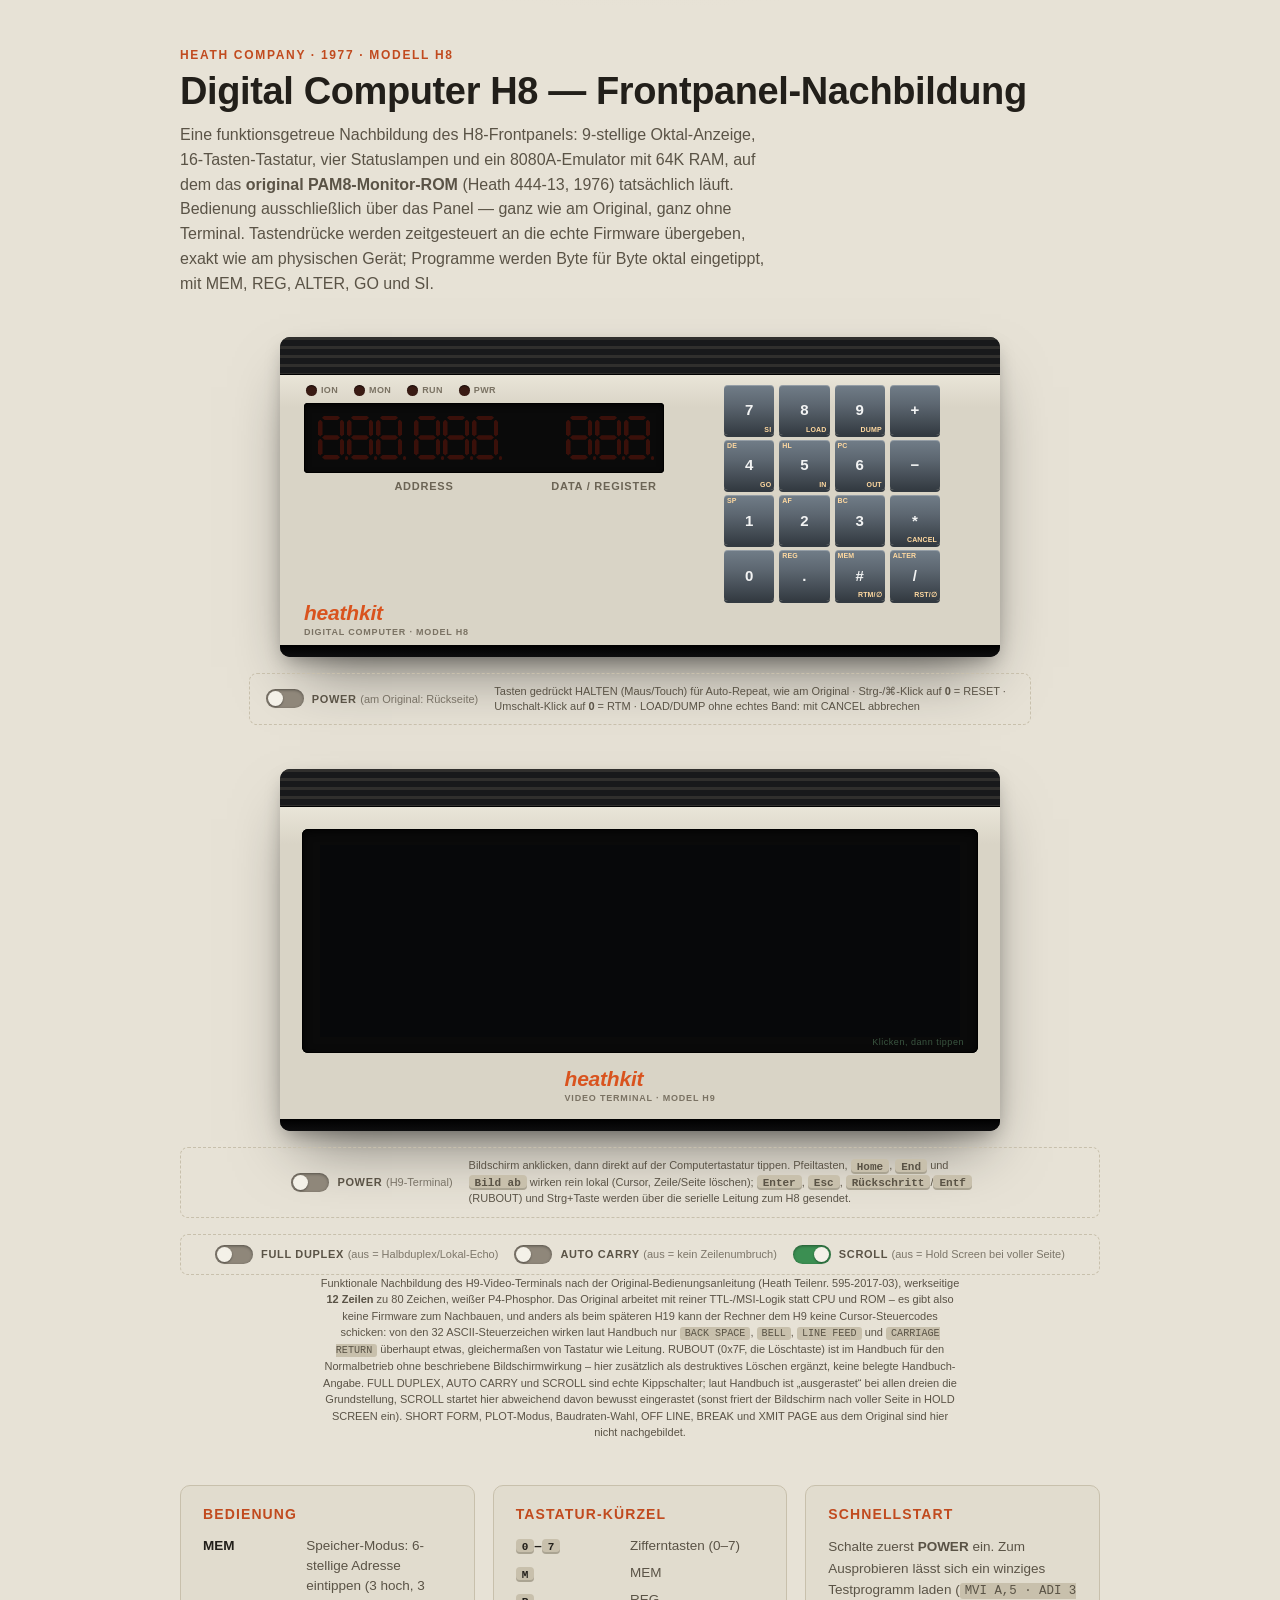
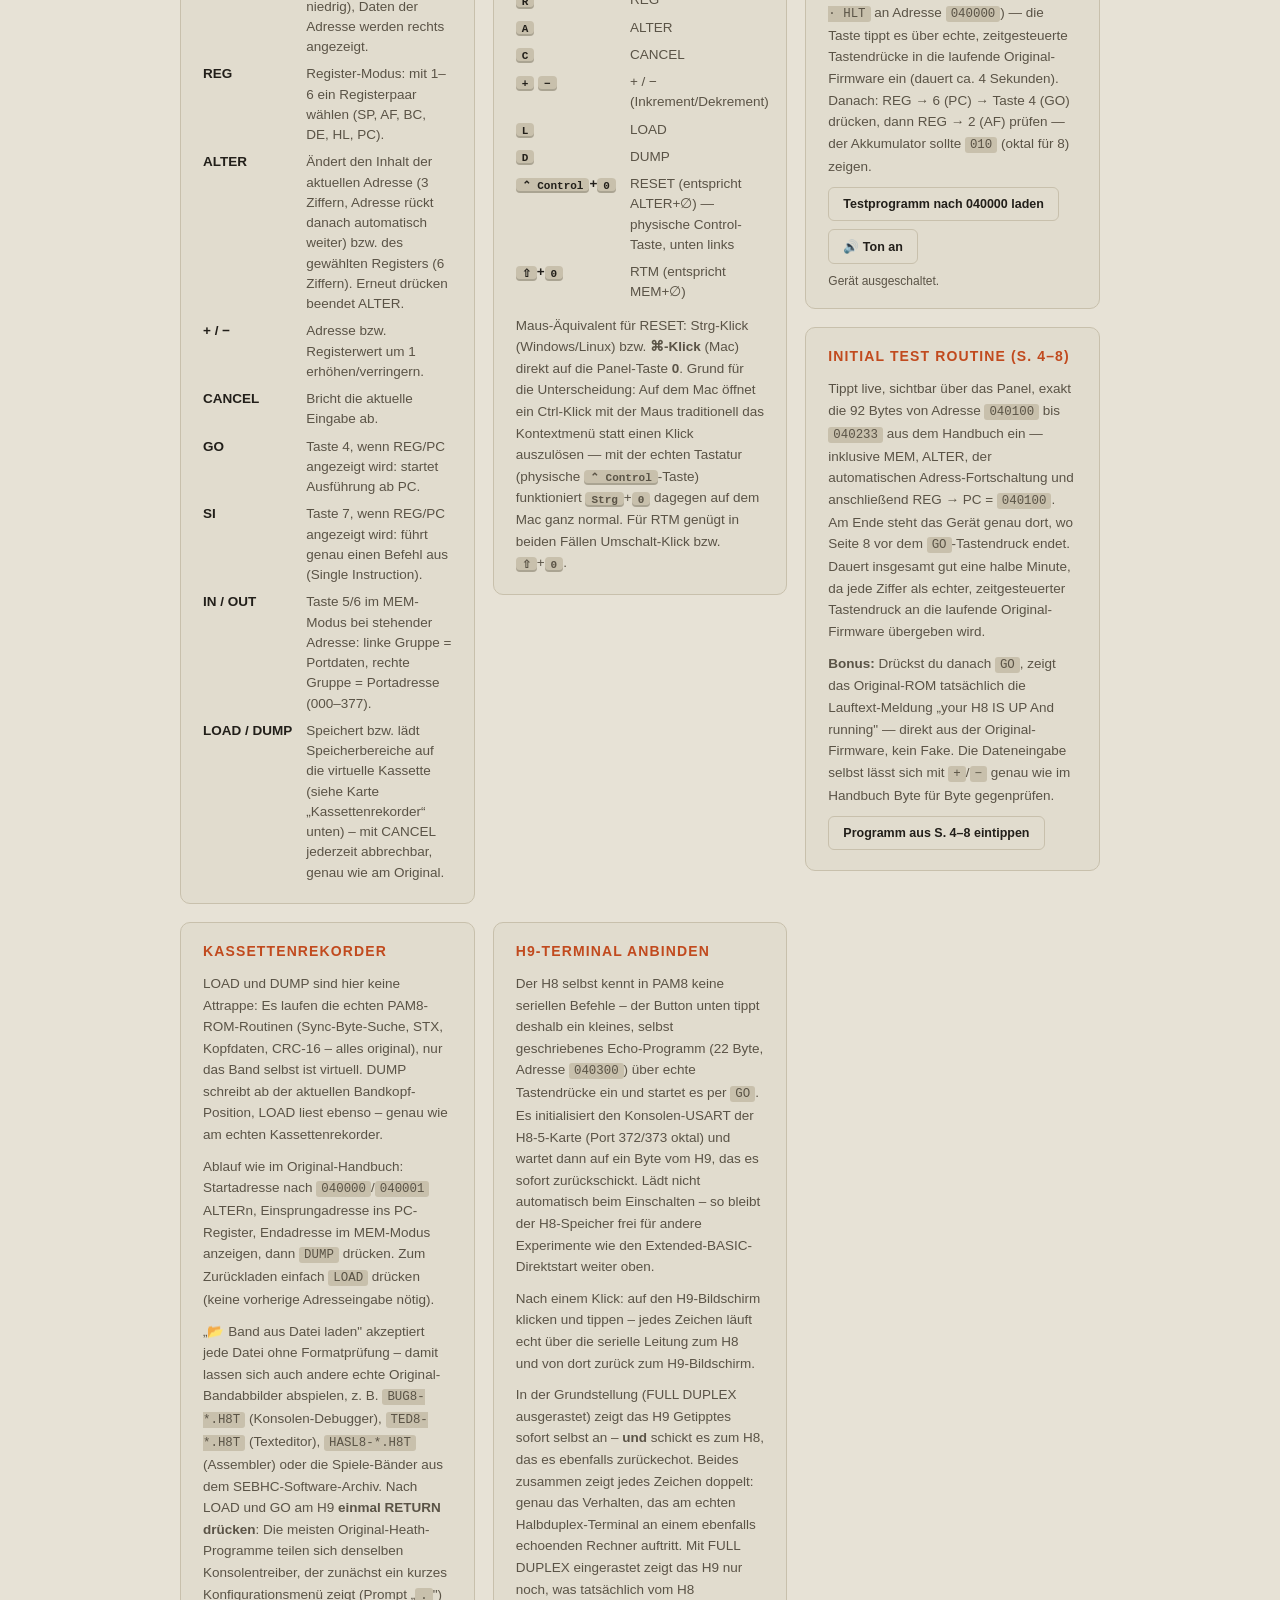
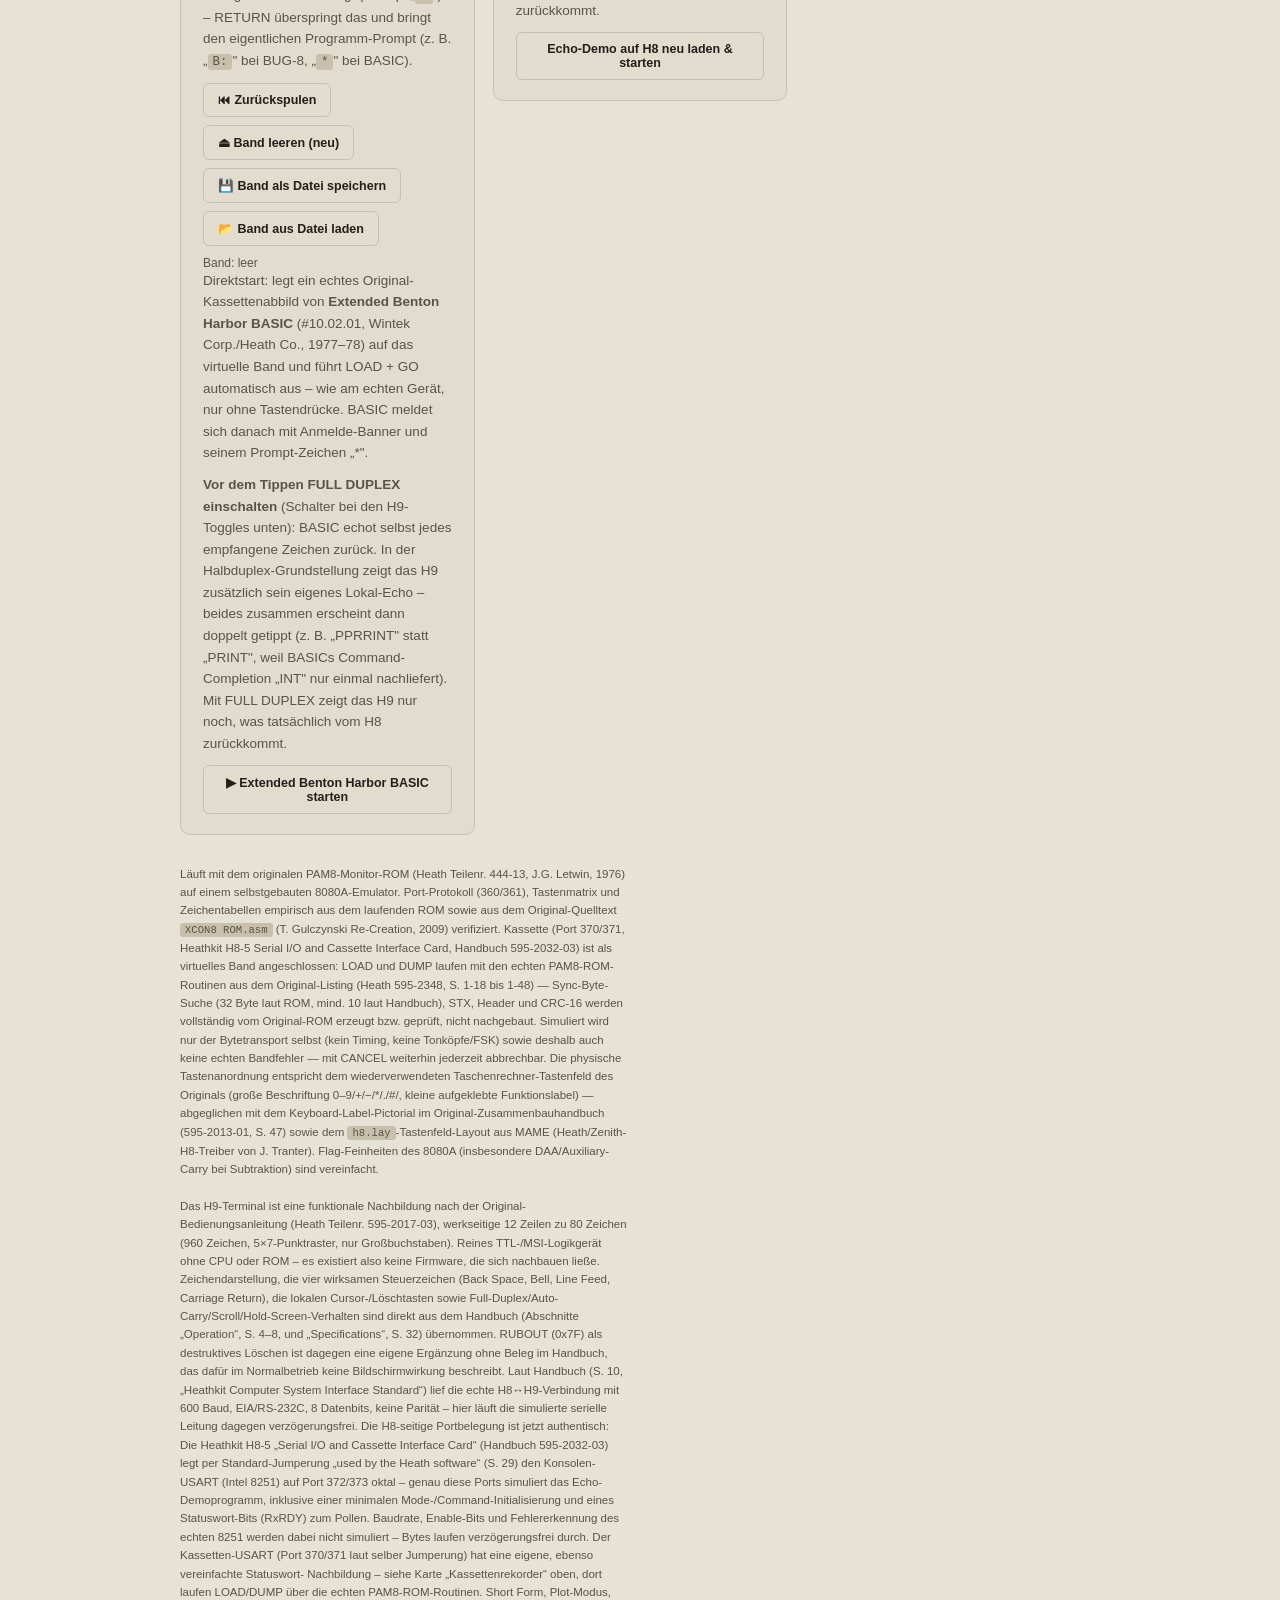
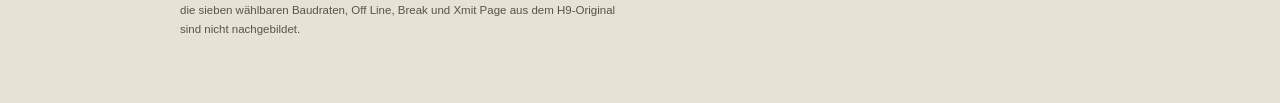
<file: index.html>
<!doctype html>
<html lang="de">
<head>
<meta charset="utf-8">
<title>H8-H9-Simulator</title>
<meta name="description" content="Heathkit H8 (1977) mit Original-PAM-8-ROM, H9-Video-Terminal und virtueller Kassette im Browser.">
<meta name="theme-color" content="#18191b">
<link rel="manifest" href="manifest.webmanifest">
<link rel="icon" href="icons/icon.svg" type="image/svg+xml">
<link rel="apple-touch-icon" href="icons/apple-touch-icon.png">
<link rel="stylesheet" href="css/app.css">
<script type="module" src="js/main.js"></script>
</head>
<body>
<div class="wrap">
  <div class="masthead">
    <p class="eyebrow">Heath Company · 1977 · Modell H8</p>
    <h1>Digital Computer H8 — Frontpanel-Nachbildung</h1>
    <p class="lede">Eine funktionsgetreue Nachbildung des H8-Frontpanels: 9-stellige Oktal-Anzeige, 16-Tasten-Tastatur,
    vier Statuslampen und ein 8080A-Emulator mit 64K RAM, auf dem das <strong>original PAM8-Monitor-ROM</strong>
    (Heath 444-13, 1976) tatsächlich läuft. Bedienung ausschließlich über das Panel — ganz wie am Original, ganz ohne
    Terminal. Tastendrücke werden zeitgesteuert an die echte Firmware übergeben, exakt wie am physischen Gerät;
    Programme werden Byte für Byte oktal eingetippt, mit MEM, REG, ALTER, GO und SI.</p>
  </div>

  <div class="stage">
    <div class="h8-case">
      <div class="h8-vent"></div>
      <div class="h8-panel">
        <div class="main-row">
          <div class="display-cluster">
            <div class="lamp-strip">
              <div class="lamp ion" data-lamp="ion"><i></i><b>ION</b></div>
              <div class="lamp" data-lamp="mon"><i></i><b>MON</b></div>
              <div class="lamp run" data-lamp="run"><i></i><b>RUN</b></div>
              <div class="lamp" data-lamp="pwr"><i></i><b>PWR</b></div>
            </div>
            <div class="display-window" id="display-row"></div>
            <div class="display-labels">
              <span class="lbl-address">ADDRESS</span>
              <span class="lbl-data">DATA / REGISTER</span>
            </div>
          </div>

          <div class="keypad" id="keypad">
            <button class="key" data-num="7"><span class="legend">7</span><span class="sub sub-br">SI</span></button>
            <button class="key" data-action="LOAD"><span class="legend">8</span><span class="sub sub-br">LOAD</span></button>
            <button class="key" data-action="DUMP"><span class="legend">9</span><span class="sub sub-br">DUMP</span></button>
            <button class="key" data-action="PLUS"><span class="legend">+</span></button>

            <button class="key" data-num="4"><span class="legend">4</span><span class="sub sub-tl">DE</span><span class="sub sub-br">GO</span></button>
            <button class="key" data-num="5"><span class="legend">5</span><span class="sub sub-tl">HL</span><span class="sub sub-br">IN</span></button>
            <button class="key" data-num="6"><span class="legend">6</span><span class="sub sub-tl">PC</span><span class="sub sub-br">OUT</span></button>
            <button class="key" data-action="MINUS"><span class="legend">−</span></button>

            <button class="key" data-num="1"><span class="legend">1</span><span class="sub sub-tl">SP</span></button>
            <button class="key" data-num="2"><span class="legend">2</span><span class="sub sub-tl">AF</span></button>
            <button class="key" data-num="3"><span class="legend">3</span><span class="sub sub-tl">BC</span></button>
            <button class="key" data-action="CANCEL"><span class="legend">*</span><span class="sub sub-br">CANCEL</span></button>

            <button class="key" data-num="0"><span class="legend">0</span></button>
            <button class="key" data-action="REG"><span class="legend">.</span><span class="sub sub-tl">REG</span></button>
            <button class="key" data-action="MEM"><span class="legend">#</span><span class="sub sub-tl">MEM</span><span class="sub sub-br">RTM/∅</span></button>
            <button class="key" data-action="ALTER"><span class="legend">/</span><span class="sub sub-tl">ALTER</span><span class="sub sub-br">RST/∅</span></button>
          </div>
        </div>

        <div class="brand-block">
          <span class="wordmark">heathkit</span>
          <span class="model-tag">Digital Computer &middot; Model H8</span>
        </div>
      </div>
      <div class="h8-base"></div>
    </div>

    <div class="rear-controls">
      <div class="power-switch">
        <div class="toggle" id="power-toggle" role="switch" aria-checked="false" tabindex="0" aria-label="Netzschalter"><i></i></div>
        <label for="power-toggle">POWER <span>(am Original: Rückseite)</span></label>
      </div>
      <div class="hint">Tasten gedrückt HALTEN (Maus/Touch) für Auto-Repeat, wie am Original · Strg-/⌘-Klick auf
      <strong>0</strong> = RESET · Umschalt-Klick auf <strong>0</strong> = RTM · LOAD/DUMP ohne echtes Band: mit CANCEL abbrechen</div>
    </div>
  </div>

  <div class="h9-stage">
    <div class="h9-case">
      <div class="h8-vent"></div>
      <div class="h9-panel">
        <div class="h9-screen-frame" id="h9-screen-frame" tabindex="0" aria-label="H9-Bildschirm, anklicken und tippen">
          <canvas id="h9-screen"></canvas>
          <span class="h9-screen-hint">Klicken, dann tippen</span>
        </div>
        <div class="brand-block">
          <span class="wordmark">heathkit</span>
          <span class="model-tag">Video Terminal &middot; Model H9</span>
        </div>
      </div>
      <div class="h8-base"></div>
    </div>

    <div class="rear-controls">
      <div class="power-switch">
        <div class="toggle" id="h9-power-toggle" role="switch" aria-checked="false" tabindex="0" aria-label="H9-Netzschalter"><i></i></div>
        <label for="h9-power-toggle">POWER <span>(H9-Terminal)</span></label>
      </div>
      <div class="hint">Bildschirm anklicken, dann direkt auf der Computertastatur tippen. Pfeiltasten, <kbd>Home</kbd>,
      <kbd>End</kbd> und <kbd>Bild ab</kbd> wirken rein lokal (Cursor, Zeile/Seite löschen); <kbd>Enter</kbd>,
      <kbd>Esc</kbd>, <kbd>Rückschritt</kbd>/<kbd>Entf</kbd> (RUBOUT) und Strg+Taste werden über die serielle
      Leitung zum H8 gesendet.</div>
    </div>
    <div class="rear-controls">
      <div class="power-switch">
        <div class="toggle" id="h9-duplex-toggle" role="switch" aria-checked="false" tabindex="0" aria-label="Full Duplex"><i></i></div>
        <label for="h9-duplex-toggle">FULL DUPLEX <span>(aus = Halbduplex/Lokal-Echo)</span></label>
      </div>
      <div class="power-switch">
        <div class="toggle" id="h9-autocarry-toggle" role="switch" aria-checked="false" tabindex="0" aria-label="Auto Carry"><i></i></div>
        <label for="h9-autocarry-toggle">AUTO CARRY <span>(aus = kein Zeilenumbruch)</span></label>
      </div>
      <div class="power-switch">
        <div class="toggle on" id="h9-scroll-toggle" role="switch" aria-checked="true" tabindex="0" aria-label="Scroll"><i></i></div>
        <label for="h9-scroll-toggle">SCROLL <span>(aus = Hold Screen bei voller Seite)</span></label>
      </div>
    </div>
    <p class="h9-note">Funktionale Nachbildung des H9-Video-Terminals nach der Original-Bedienungsanleitung
    (Heath Teilenr. 595-2017-03), werkseitige <strong>12 Zeilen</strong> zu 80 Zeichen, weißer P4-Phosphor.
    Das Original arbeitet mit reiner
    TTL-/MSI-Logik statt CPU und ROM – es gibt also keine Firmware zum Nachbauen, und anders als beim späteren H19
    kann der Rechner dem H9 keine Cursor-Steuercodes schicken: von den 32 ASCII-Steuerzeichen wirken laut Handbuch
    nur <code>BACK SPACE</code>, <code>BELL</code>, <code>LINE FEED</code> und <code>CARRIAGE RETURN</code>
    überhaupt etwas, gleichermaßen von Tastatur wie Leitung. RUBOUT (0x7F, die Löschtaste) ist im Handbuch für den
    Normalbetrieb ohne beschriebene Bildschirmwirkung – hier zusätzlich als destruktives Löschen ergänzt, keine
    belegte Handbuch-Angabe. FULL DUPLEX, AUTO CARRY und SCROLL sind echte Kippschalter; laut Handbuch ist
    „ausgerastet“ bei allen dreien die Grundstellung, SCROLL startet hier abweichend davon bewusst eingerastet
    (sonst friert der Bildschirm nach voller Seite in HOLD SCREEN ein). SHORT FORM, PLOT-Modus, Baudraten-Wahl,
    OFF LINE, BREAK und XMIT PAGE aus dem Original sind hier nicht nachgebildet.</p>
  </div>

  <div class="panel-below">
    <div class="card">
      <h2>Bedienung</h2>
      <dl class="ops">
        <dt>MEM</dt><dd>Speicher-Modus: 6-stellige Adresse eintippen (3 hoch, 3 niedrig), Daten der Adresse werden rechts angezeigt.</dd>
        <dt>REG</dt><dd>Register-Modus: mit 1–6 ein Registerpaar wählen (SP, AF, BC, DE, HL, PC).</dd>
        <dt>ALTER</dt><dd>Ändert den Inhalt der aktuellen Adresse (3 Ziffern, Adresse rückt danach automatisch weiter) bzw. des gewählten Registers (6 Ziffern). Erneut drücken beendet ALTER.</dd>
        <dt>+ / −</dt><dd>Adresse bzw. Registerwert um 1 erhöhen/verringern.</dd>
        <dt>CANCEL</dt><dd>Bricht die aktuelle Eingabe ab.</dd>
        <dt>GO</dt><dd>Taste 4, wenn REG/PC angezeigt wird: startet Ausführung ab PC.</dd>
        <dt>SI</dt><dd>Taste 7, wenn REG/PC angezeigt wird: führt genau einen Befehl aus (Single Instruction).</dd>
        <dt>IN / OUT</dt><dd>Taste 5/6 im MEM-Modus bei stehender Adresse: linke Gruppe = Portdaten, rechte Gruppe = Portadresse (000–377).</dd>
        <dt>LOAD / DUMP</dt><dd>Speichert bzw. lädt Speicherbereiche auf die virtuelle Kassette (siehe Karte „Kassettenrekorder“ unten) – mit CANCEL jederzeit abbrechbar, genau wie am Original.</dd>
      </dl>
    </div>
    <div class="card">
      <h2>Tastatur-Kürzel</h2>
      <dl class="ops">
        <dt><kbd>0</kbd>–<kbd>7</kbd></dt><dd>Zifferntasten (0–7)</dd>
        <dt><kbd>M</kbd></dt><dd>MEM</dd>
        <dt><kbd>R</kbd></dt><dd>REG</dd>
        <dt><kbd>A</kbd></dt><dd>ALTER</dd>
        <dt><kbd>C</kbd></dt><dd>CANCEL</dd>
        <dt><kbd>+</kbd> <kbd>&minus;</kbd></dt><dd>+ / − (Inkrement/Dekrement)</dd>
        <dt><kbd>L</kbd></dt><dd>LOAD</dd>
        <dt><kbd>D</kbd></dt><dd>DUMP</dd>
        <dt><kbd>⌃ Control</kbd>+<kbd>0</kbd></dt><dd>RESET (entspricht ALTER+∅) — physische Control-Taste, unten links</dd>
        <dt><kbd>&#8679;</kbd>+<kbd>0</kbd></dt><dd>RTM (entspricht MEM+∅)</dd>
      </dl>
      <p style="margin-top:12px;">Maus-Äquivalent für RESET: Strg-Klick (Windows/Linux) bzw. <strong>⌘-Klick</strong> (Mac)
      direkt auf die Panel-Taste <strong>0</strong>. Grund für die Unterscheidung: Auf dem Mac öffnet ein Ctrl-Klick mit der
      Maus traditionell das Kontextmenü statt einen Klick auszulösen — mit der echten Tastatur (physische
      <kbd>⌃ Control</kbd>-Taste) funktioniert <kbd>Strg</kbd>+<kbd>0</kbd> dagegen auf dem Mac ganz normal.
      Für RTM genügt in beiden Fällen Umschalt-Klick bzw. <kbd>⇧</kbd>+<kbd>0</kbd>.</p>
    </div>
    <div class="card-stack">
      <div class="card">
        <h2>Schnellstart</h2>
        <p>Schalte zuerst <strong>POWER</strong> ein. Zum Ausprobieren lässt sich ein winziges Testprogramm laden
        (<code>MVI A,5 · ADI 3 · HLT</code> an Adresse <code>040000</code>) — die Taste tippt es über echte, zeitgesteuerte
        Tastendrücke in die laufende Original-Firmware ein (dauert ca. 4 Sekunden). Danach: REG → 6 (PC) → Taste 4 (GO)
        drücken, dann REG → 2 (AF) prüfen — der Akkumulator sollte <code>010</code> (oktal für 8) zeigen.</p>
        <div class="actions">
          <button class="util" id="btn-example">Testprogramm nach 040000 laden</button>
          <button class="util" id="btn-mute">🔊 Ton an</button>
        </div>
        <div class="status-line" id="status-line">Gerät ausgeschaltet.</div>
      </div>
      <div class="card">
        <h2>Initial Test Routine (S. 4–8)</h2>
        <p>Tippt live, sichtbar über das Panel, exakt die 92 Bytes von Adresse <code>040100</code> bis <code>040233</code>
        aus dem Handbuch ein — inklusive MEM, ALTER, der automatischen Adress-Fortschaltung und anschließend REG → PC =
        <code>040100</code>. Am Ende steht das Gerät genau dort, wo Seite 8 vor dem <code>GO</code>-Tastendruck endet.
        Dauert insgesamt gut eine halbe Minute, da jede Ziffer als echter, zeitgesteuerter Tastendruck an die laufende
        Original-Firmware übergeben wird.</p>
        <p><strong>Bonus:</strong> Drückst du danach <code>GO</code>, zeigt das Original-ROM tatsächlich die Lauftext-Meldung
        „your H8 IS UP And running" — direkt aus der Original-Firmware, kein Fake. Die Dateneingabe selbst lässt sich mit
        <code>+</code>/<code>−</code> genau wie im Handbuch Byte für Byte gegenprüfen.</p>
        <div class="actions">
          <button class="util" id="btn-itr">Programm aus S. 4–8 eintippen</button>
        </div>
      </div>
    </div>
    <div class="card">
      <h2>Kassettenrekorder</h2>
      <p>LOAD und DUMP sind hier keine Attrappe: Es laufen die echten PAM8-ROM-Routinen (Sync-Byte-Suche, STX,
      Kopfdaten, CRC-16 – alles original), nur das Band selbst ist virtuell. DUMP schreibt ab der aktuellen
      Bandkopf-Position, LOAD liest ebenso – genau wie am echten Kassettenrekorder.</p>
      <p>Ablauf wie im Original-Handbuch: Startadresse nach <code>040000</code>/<code>040001</code> ALTERn,
      Einsprungadresse ins PC-Register, Endadresse im MEM-Modus anzeigen, dann <code>DUMP</code> drücken. Zum
      Zurückladen einfach <code>LOAD</code> drücken (keine vorherige Adresseingabe nötig).</p>
      <p>„📂 Band aus Datei laden" akzeptiert jede Datei ohne Formatprüfung – damit lassen sich auch andere
      echte Original-Bandabbilder abspielen, z.&nbsp;B. <code>BUG8-*.H8T</code> (Konsolen-Debugger),
      <code>TED8-*.H8T</code> (Texteditor), <code>HASL8-*.H8T</code> (Assembler) oder die Spiele-Bänder aus dem
      SEBHC-Software-Archiv. Nach LOAD und GO am H9 <strong>einmal RETURN drücken</strong>: Die meisten
      Original-Heath-Programme teilen sich denselben Konsolentreiber, der zunächst ein kurzes
      Konfigurationsmenü zeigt (Prompt „<code>.</code>") – RETURN überspringt das und bringt den eigentlichen
      Programm-Prompt (z.&nbsp;B. „<code>B:</code>" bei BUG-8, „<code>*</code>" bei BASIC).</p>
      <div class="actions">
        <button class="util" id="btn-cassette-rewind">⏮ Zurückspulen</button>
        <button class="util" id="btn-cassette-eject">⏏ Band leeren (neu)</button>
        <button class="util" id="btn-cassette-save">💾 Band als Datei speichern</button>
        <button class="util" id="btn-cassette-load">📂 Band aus Datei laden</button>
        <input type="file" id="cassette-file-input" accept=".h8tape,.h8t,.bin" style="display:none;">
      </div>
      <div class="status-line" id="cassette-status">Band: leer</div>
      <p>Direktstart: legt ein echtes Original-Kassettenabbild von <strong>Extended Benton Harbor
      BASIC</strong> (#10.02.01, Wintek Corp./Heath Co., 1977–78) auf das virtuelle Band und
      führt LOAD + GO automatisch aus – wie am echten Gerät, nur ohne Tastendrücke. BASIC meldet
      sich danach mit Anmelde-Banner und seinem Prompt-Zeichen „*".</p>
      <p><strong>Vor dem Tippen FULL DUPLEX einschalten</strong> (Schalter bei den H9-Toggles unten):
      BASIC echot selbst jedes empfangene Zeichen zurück. In der Halbduplex-Grundstellung zeigt das H9
      zusätzlich sein eigenes Lokal-Echo – beides zusammen erscheint dann doppelt getippt (z.&nbsp;B.
      „PPRRINT" statt „PRINT", weil BASICs Command-Completion „INT" nur einmal nachliefert). Mit FULL
      DUPLEX zeigt das H9 nur noch, was tatsächlich vom H8 zurückkommt.</p>
      <div class="actions">
        <button class="util" id="btn-extended-basic">▶ Extended Benton Harbor BASIC starten</button>
      </div>
    </div>
    <div class="card">
      <h2>H9-Terminal anbinden</h2>
      <p>Der H8 selbst kennt in PAM8 keine seriellen Befehle – der Button unten tippt deshalb ein kleines, selbst
      geschriebenes Echo-Programm (22 Byte, Adresse <code>040300</code>) über echte Tastendrücke ein und startet es
      per <code>GO</code>. Es initialisiert den Konsolen-USART der H8-5-Karte (Port 372/373 oktal) und wartet dann
      auf ein Byte vom H9, das es sofort zurückschickt. Lädt nicht automatisch beim Einschalten – so bleibt der
      H8-Speicher frei für andere Experimente wie den Extended-BASIC-Direktstart weiter oben.</p>
      <p>Nach einem Klick: auf den H9-Bildschirm klicken und tippen – jedes Zeichen läuft echt über die serielle
      Leitung zum H8 und von dort zurück zum H9-Bildschirm.</p>
      <p>In der Grundstellung (FULL DUPLEX ausgerastet) zeigt das H9 Getipptes sofort selbst an – <strong>und</strong>
      schickt es zum H8, das es ebenfalls zurückechot. Beides zusammen zeigt jedes Zeichen doppelt: genau das
      Verhalten, das am echten Halbduplex-Terminal an einem ebenfalls echoenden Rechner auftritt. Mit FULL DUPLEX
      eingerastet zeigt das H9 nur noch, was tatsächlich vom H8 zurückkommt.</p>
      <div class="actions">
        <button class="util" id="btn-serial-echo">Echo-Demo auf H8 neu laden &amp; starten</button>
      </div>
    </div>
  </div>

  <footer class="note">
    Läuft mit dem originalen PAM8-Monitor-ROM (Heath Teilenr. 444-13, J.G. Letwin, 1976) auf einem selbstgebauten
    8080A-Emulator. Port-Protokoll (360/361), Tastenmatrix und Zeichentabellen empirisch aus dem laufenden ROM sowie
    aus dem Original-Quelltext <code>XCON8 ROM.asm</code> (T. Gulczynski Re-Creation, 2009) verifiziert. Kassette
    (Port 370/371, Heathkit H8-5 Serial I/O and Cassette Interface Card, Handbuch 595-2032-03) ist als virtuelles
    Band angeschlossen: LOAD und DUMP laufen mit den echten PAM8-ROM-Routinen aus dem Original-Listing (Heath
    595-2348, S. 1-18 bis 1-48) — Sync-Byte-Suche (32 Byte laut ROM, mind. 10 laut Handbuch), STX, Header und
    CRC-16 werden vollständig vom Original-ROM erzeugt bzw. geprüft, nicht nachgebaut. Simuliert wird nur der
    Bytetransport selbst (kein Timing, keine Tonköpfe/FSK) sowie deshalb auch keine echten Bandfehler — mit CANCEL
    weiterhin jederzeit abbrechbar. Die physische Tastenanordnung entspricht dem wiederverwendeten
    Taschenrechner-Tastenfeld des Originals (große
    Beschriftung 0–9/+/−/*/./#/, kleine aufgeklebte Funktionslabel) — abgeglichen mit dem Keyboard-Label-Pictorial im
    Original-Zusammenbauhandbuch (595-2013-01, S. 47) sowie dem <code>h8.lay</code>-Tastenfeld-Layout aus MAME
    (Heath/Zenith-H8-Treiber von J. Tranter). Flag-Feinheiten des 8080A (insbesondere DAA/Auxiliary-Carry bei
    Subtraktion) sind vereinfacht.
    <br><br>
    Das H9-Terminal ist eine funktionale Nachbildung nach der Original-Bedienungsanleitung (Heath Teilenr.
    595-2017-03), werkseitige 12 Zeilen zu 80 Zeichen (960 Zeichen, 5×7-Punktraster, nur Großbuchstaben).
    Reines TTL-/MSI-Logikgerät ohne CPU oder ROM – es existiert also keine Firmware, die sich nachbauen ließe.
    Zeichendarstellung, die vier wirksamen Steuerzeichen (Back Space, Bell, Line Feed, Carriage Return), die
    lokalen Cursor-/Löschtasten sowie Full-Duplex/Auto-Carry/Scroll/Hold-Screen-Verhalten sind direkt aus dem
    Handbuch (Abschnitte „Operation“, S. 4–8, und „Specifications“, S. 32) übernommen. RUBOUT (0x7F) als
    destruktives Löschen ist dagegen eine eigene Ergänzung ohne Beleg im Handbuch, das dafür im Normalbetrieb
    keine Bildschirmwirkung beschreibt. Laut Handbuch (S. 10,
    „Heathkit Computer System Interface Standard“) lief die echte H8↔H9-Verbindung mit 600 Baud, EIA/RS-232C,
    8 Datenbits, keine Parität – hier läuft die simulierte serielle Leitung dagegen verzögerungsfrei. Die
    H8-seitige Portbelegung ist jetzt authentisch: Die Heathkit H8-5 „Serial I/O and Cassette Interface Card“
    (Handbuch 595-2032-03) legt per Standard-Jumperung „used by the Heath software“ (S. 29) den Konsolen-USART
    (Intel 8251) auf Port 372/373 oktal – genau diese Ports simuliert das Echo-Demoprogramm, inklusive einer
    minimalen Mode-/Command-Initialisierung und eines Statuswort-Bits (RxRDY) zum Pollen. Baudrate, Enable-Bits
    und Fehlererkennung des echten 8251 werden dabei nicht simuliert – Bytes laufen verzögerungsfrei durch. Der
    Kassetten-USART (Port 370/371 laut selber Jumperung) hat eine eigene, ebenso vereinfachte Statuswort-
    Nachbildung – siehe Karte „Kassettenrekorder“ oben, dort laufen LOAD/DUMP über die echten PAM8-ROM-Routinen.
    Short Form, Plot-Modus,
    die sieben wählbaren Baudraten, Off Line, Break und Xmit Page aus dem H9-Original sind nicht nachgebildet.
  </footer>
</div>
<noscript><p style="text-align:center">Der Simulator braucht JavaScript.</p></noscript>
</body>
</html>
</file>
<file: css/app.css>
:root{
  --desk-bg:#e7e2d6; --desk-bg2:#d8d2c2; --ink:#221f1a; --ink-soft:#5a5346;
  --accent:#c14a1e; --rule:#c8c0ac;
  --case-black:#18191b; --case-black-hi:#302f2d; --case-base:#0e0e0f;
  --putty:#d9d4c6; --putty-hi:#e9e5d8; --putty-shadow:#b7b0a0;
  --led-on:#ff3623; --led-off:#3a100a; --led-glow:rgba(255,54,35,.75);
  --badge:#d9531e; --key:#5c6670; --key-hi:#717d88; --key-dark:#333a41; --key-legend:#f2f3f3;
  --lamp-off:#3a1b14;
}
@media (prefers-color-scheme: dark){
  :root{ --desk-bg:#171512; --desk-bg2:#0f0e0c; --ink:#ece7db; --ink-soft:#b3ab98; --rule:#3a352b; }
}
:root[data-theme="dark"]{ --desk-bg:#171512; --desk-bg2:#0f0e0c; --ink:#ece7db; --ink-soft:#b3ab98; --rule:#3a352b; }
:root[data-theme="light"]{ --desk-bg:#e7e2d6; --desk-bg2:#d8d2c2; --ink:#221f1a; --ink-soft:#5a5346; --rule:#c8c0ac; }

*{box-sizing:border-box;}
body{
  margin:0; min-height:100vh; color:var(--ink);
  background:
    radial-gradient(ellipse 900px 500px at 50% -10%, var(--desk-bg2), transparent),
    var(--desk-bg);
  font-family:-apple-system,BlinkMacSystemFont,"Segoe UI",Roboto,Helvetica,Arial,sans-serif;
  padding:48px 20px 80px;
}
h1,h2,h3{text-wrap:balance;}
.wrap{max-width:920px;margin:0 auto;}

.masthead{margin-bottom:34px;}
.eyebrow{font-size:12px;letter-spacing:.14em;text-transform:uppercase;color:var(--accent);font-weight:700;margin:0 0 8px;}
h1{font-size:clamp(26px,4vw,38px);margin:0 0 10px;font-weight:800;letter-spacing:-0.01em;}
.lede{font-size:16px;line-height:1.55;color:var(--ink-soft);max-width:66ch;margin:0;}

/* ============ THE MACHINE ============ */
.stage{display:flex;flex-direction:column;align-items:center;margin:40px 0 30px;}
.h8-case{
  width:100%;max-width:720px;border-radius:10px;overflow:hidden;
  box-shadow:0 30px 60px -20px rgba(0,0,0,.5), 0 8px 20px -6px rgba(0,0,0,.35);
  background:var(--case-black);
}
.h8-vent{
  height:38px;
  background:
    repeating-linear-gradient(180deg, var(--case-black-hi) 0 3px, var(--case-black) 3px 9px);
  border-bottom:1px solid #000;
}
.h8-panel{
  background:linear-gradient(180deg,var(--putty-hi),var(--putty) 12%, var(--putty));
  padding:10px 24px 8px;
  position:relative;
  display:flex;flex-direction:column;min-height:0;
}

/* gap = seitliches Panel-Padding (24px): so ist das Tastenfeld per margin-inline:auto exakt
   mittig zwischen Anzeige und rechtem Gehaeuserand. */
.main-row{display:flex;gap:24px;align-items:flex-start;}
.display-cluster{flex:1 1 auto;min-width:0;display:flex;flex-direction:column;gap:7px;max-width:360px;}
.lamp-strip{display:flex;gap:16px;padding-left:2px;}
.lamp{display:flex;align-items:center;gap:4px;}
.lamp i{
  width:11px;height:11px;border-radius:50%;background:var(--lamp-off);display:block;flex:none;
  box-shadow:inset 0 1px 1px rgba(0,0,0,.6);
}
.lamp b{font-size:9px;font-weight:800;font-style:normal;letter-spacing:.04em;color:#7a7263;}
.lamp.lit i{background:radial-gradient(circle at 35% 30%, #ffdada, var(--led-on) 55%, #8f1408);box-shadow:0 0 9px 2.5px var(--led-glow);}

.display-window{
  background:#0a0a0a;border-radius:4px;padding:13px 14px;
  box-shadow:inset 0 2px 6px rgba(0,0,0,.8), inset 0 0 0 1px #000;
  display:flex;align-items:center;justify-content:space-between;flex-wrap:nowrap;
  min-height:70px;
}
.addr-group,.data-group{display:flex;gap:3px;flex:0 0 auto;}
.digit{position:relative;width:26px;height:44px;flex:0 0 auto;}
.addr-group .digit:nth-child(3){margin-right:9px;}
.seg{position:absolute;background:var(--led-off);transition:background-color .04s,box-shadow .04s;}
.seg.on{background:var(--led-on);box-shadow:0 0 5px 1.5px var(--led-glow), 0 0 12px 3px rgba(255,54,35,.35);}
.seg-a,.seg-g,.seg-d{left:4px;width:18px;height:4.5px;clip-path:polygon(14% 0,86% 0,100% 50%,86% 100%,14% 100%,0 50%);}
.seg-a{top:0;} .seg-g{top:19.75px;} .seg-d{top:39.5px;}
.seg-f,.seg-b,.seg-e,.seg-c{width:4.5px;height:17px;clip-path:polygon(0 14%,50% 0,100% 14%,100% 86%,50% 100%,0 86%);}
.seg-f{top:4px;left:0;} .seg-e{top:23px;left:0;}
.seg-b{top:4px;right:0;} .seg-c{top:23px;right:0;}
.dp{position:absolute;bottom:0;right:-4px;width:3.5px;height:3.5px;border-radius:50%;background:var(--led-off);}
.dp.on{background:var(--led-on);box-shadow:0 0 4px 1px var(--led-glow);}

.display-labels{display:flex;font-size:11px;font-weight:700;letter-spacing:.07em;color:#6b6455;}
.display-labels .lbl-address{flex:6;text-align:center;}
.display-labels .lbl-data{flex:3;text-align:center;}

.keypad{flex:0 0 auto;width:216px;margin-inline:auto;display:grid;grid-template-columns:repeat(4,1fr);gap:5px;}
.key{
  position:relative;aspect-ratio:1;border-radius:4px;border:none;cursor:pointer;
  background:linear-gradient(180deg,var(--key-hi),var(--key) 40%, var(--key-dark));
  box-shadow:0 2px 0 var(--key-dark), inset 0 1px 0 rgba(255,255,255,.25);
  color:var(--key-legend);font-family:inherit;
}
.key:active{transform:translateY(1px);box-shadow:0 1px 0 var(--key-dark), inset 0 1px 0 rgba(255,255,255,.15);}
.key:focus-visible{outline:2px solid var(--badge);outline-offset:2px;}
.key .legend{font-size:15px;font-weight:800;}
.key .sub{position:absolute;font-size:7px;font-weight:800;color:#ffd9a0;letter-spacing:.02em;}
.key .sub:not(.sub-tl):not(.sub-br){top:3px;left:0;right:0;text-align:center;font-size:8px;color:#ffd9a0;}
.key .sub-tl{top:2px;left:3px;}
.key .sub-br{bottom:2px;right:3px;}

.brand-block{margin-top:auto;padding-top:0;}
.wordmark{display:block;font-style:italic;font-weight:800;font-size:21px;letter-spacing:-0.01em;color:var(--badge);}
.model-tag{display:block;margin-top:2px;font-size:9px;font-weight:700;letter-spacing:.09em;color:#7a7263;text-transform:uppercase;}

.h8-base{height:12px;background:linear-gradient(180deg,#000,var(--case-base));}

.rear-controls{
  display:flex;align-items:center;gap:16px;flex-wrap:wrap;justify-content:center;
  margin-top:16px;padding:10px 16px;border:1px dashed var(--rule);border-radius:8px;
}
.power-switch{display:flex;align-items:center;gap:8px;}
.power-switch label{font-size:11px;font-weight:700;letter-spacing:.06em;color:var(--ink-soft);}
.power-switch label span{font-weight:400;text-transform:none;letter-spacing:0;opacity:.75;}
.toggle{position:relative;width:38px;height:19px;border-radius:10px;background:#8f877a;cursor:pointer;box-shadow:inset 0 1px 3px rgba(0,0,0,.4);flex:none;}
.toggle i{position:absolute;top:2px;left:2px;width:15px;height:15px;border-radius:50%;background:#f4f1e8;transition:left .15s;box-shadow:0 1px 2px rgba(0,0,0,.4);}
.toggle.on{background:#3b8f52;}
.toggle.on i{left:21px;}
.hint{font-size:11px;color:var(--ink-soft);line-height:1.4;max-width:520px;}
button.util:disabled{opacity:.4;cursor:not-allowed;}

/* ============ H9 TERMINAL ============ */
.h9-stage{margin-top:44px;}
.h9-case{
  width:100%;max-width:720px;margin:0 auto;border-radius:10px;overflow:hidden;
  box-shadow:0 30px 60px -20px rgba(0,0,0,.5), 0 8px 20px -6px rgba(0,0,0,.35);
  background:var(--case-black);
}
.h9-panel{
  background:linear-gradient(180deg,var(--putty-hi),var(--putty) 12%, var(--putty));
  padding:22px 22px 16px;display:flex;flex-direction:column;align-items:center;gap:14px;
}
.h9-screen-frame{
  width:100%;background:#0a0a0a;border-radius:6px;padding:16px;
  box-shadow:inset 0 2px 10px rgba(0,0,0,.85), inset 0 0 0 1px #000;
  display:flex;justify-content:center;position:relative;cursor:text;
}
.h9-screen-frame.focused{box-shadow:inset 0 2px 10px rgba(0,0,0,.85), inset 0 0 0 1px #000, 0 0 0 2px var(--badge);}
#h9-screen{width:100%;max-width:640px;height:auto;display:block;}
.h9-screen-hint{
  position:absolute;bottom:6px;right:14px;font-size:9px;letter-spacing:.06em;
  color:#3a5540;pointer-events:none;
}
.h9-screen-frame.focused .h9-screen-hint{display:none;}
@media (prefers-color-scheme: dark){ #h9-screen{filter:brightness(1.05);} }
.h9-note{font-size:11px;color:var(--ink-soft);line-height:1.5;max-width:640px;text-align:center;margin:0 auto;}

/* ============ HELP / INSTRUCTIONS ============ */
.panel-below{margin-top:44px;display:grid;gap:18px;grid-template-columns:repeat(auto-fit,minmax(260px,1fr));align-items:start;}
.card-stack{display:flex;flex-direction:column;gap:18px;min-width:0;}
kbd{font-family:ui-monospace,SFMono-Regular,Consolas,monospace;font-size:11px;font-weight:600;
  background:var(--rule);border-radius:4px;padding:1.5px 6px;white-space:nowrap;
  box-shadow:inset 0 -2px 0 rgba(0,0,0,.15);}
.card{background:color-mix(in srgb, var(--desk-bg) 60%, var(--desk-bg2));border:1px solid var(--rule);border-radius:10px;padding:20px 22px;}
.card h2{font-size:14px;text-transform:uppercase;letter-spacing:.08em;margin:0 0 14px;color:var(--accent);}
dl.ops{margin:0;display:grid;grid-template-columns:auto 1fr;gap:7px 14px;font-size:13.5px;line-height:1.5;}
dl.ops dt{font-weight:700;font-variant-numeric:tabular-nums;white-space:nowrap;}
dl.ops dd{margin:0;color:var(--ink-soft);}
.card p{font-size:13.5px;line-height:1.6;color:var(--ink-soft);margin:0 0 10px;}
.card p:last-child{margin-bottom:0;}
.actions{display:flex;flex-wrap:wrap;gap:8px;margin-top:6px;}
button.util{
  font:inherit;font-size:12.5px;font-weight:700;padding:9px 14px;border-radius:6px;border:1px solid var(--rule);
  background:transparent;color:var(--ink);cursor:pointer;
}
button.util:hover{background:var(--rule);}
button.util:focus-visible{outline:2px solid var(--accent);outline-offset:2px;}
.status-line{font-size:12px;color:var(--ink-soft);margin-top:10px;font-variant-numeric:tabular-nums;}
footer.note{margin-top:30px;font-size:11.5px;color:var(--ink-soft);line-height:1.6;max-width:70ch;}
footer.note a{color:inherit;}
code{font-family:ui-monospace,SFMono-Regular,Consolas,monospace;background:var(--rule);padding:1px 5px;border-radius:3px;font-size:.92em;}
</file>
